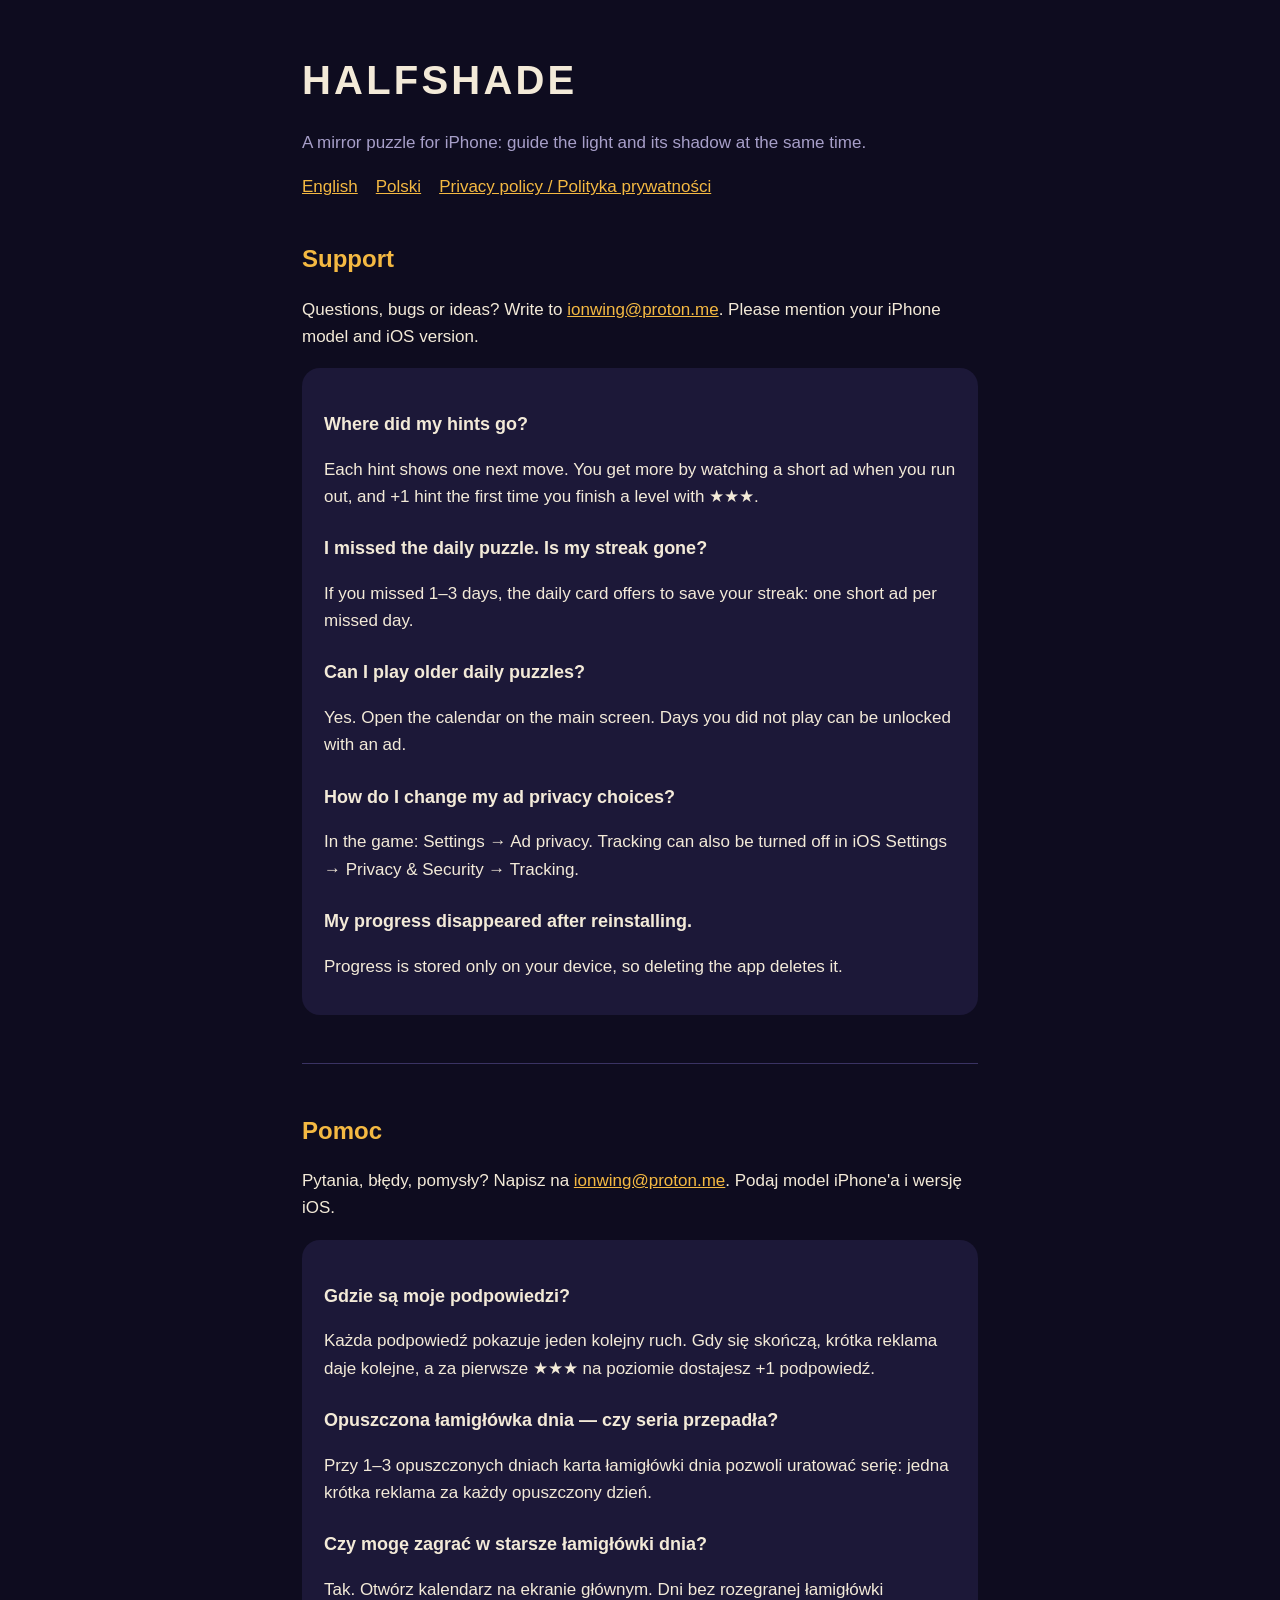
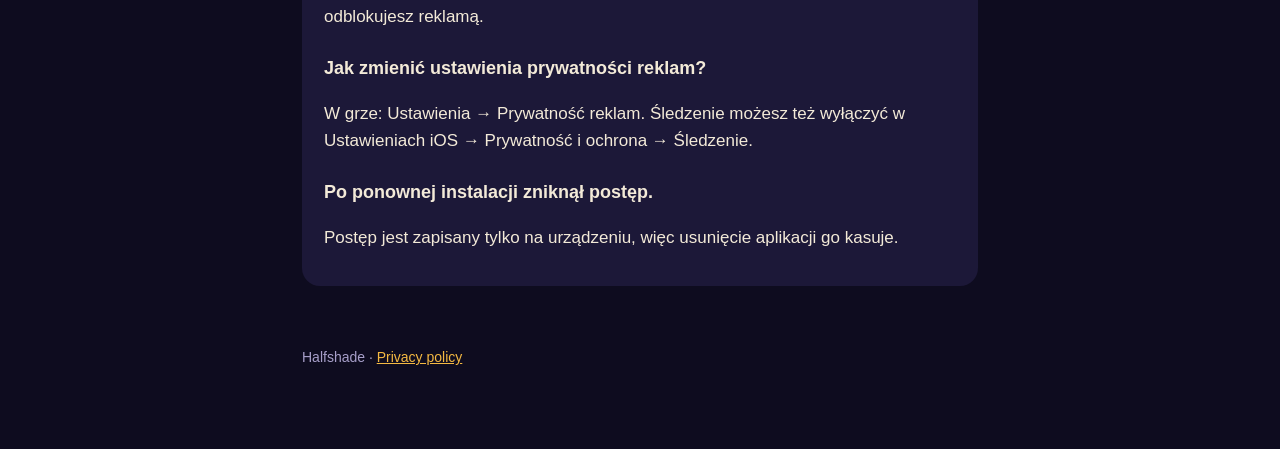
<file: index.html>
<!doctype html>
<html lang="en">
<head>
<meta charset="utf-8">
<meta name="viewport" content="width=device-width, initial-scale=1">
<title>Halfshade — Support</title>
<meta name="description" content="Support for Halfshade, a mirror puzzle game for iPhone.">
<link rel="stylesheet" href="style.css">
</head>
<body>
<main>
<h1>HALFSHADE</h1>
<p class="dim">A mirror puzzle for iPhone: guide the light and its shadow at the same time.</p>
<nav><a href="#en">English</a><a href="#pl">Polski</a><a href="privacy.html">Privacy policy / Polityka prywatności</a></nav>

<section id="en">
<h2>Support</h2>
<p>Questions, bugs or ideas? Write to <a href="mailto:ionwing@proton.me">ionwing@proton.me</a>. Please mention your iPhone model and iOS version.</p>
<div class="card">
<h3>Where did my hints go?</h3>
<p>Each hint shows one next move. You get more by watching a short ad when you run out, and +1 hint the first time you finish a level with ★★★.</p>
<h3>I missed the daily puzzle. Is my streak gone?</h3>
<p>If you missed 1–3 days, the daily card offers to save your streak: one short ad per missed day.</p>
<h3>Can I play older daily puzzles?</h3>
<p>Yes. Open the calendar on the main screen. Days you did not play can be unlocked with an ad.</p>
<h3>How do I change my ad privacy choices?</h3>
<p>In the game: Settings → Ad privacy. Tracking can also be turned off in iOS Settings → Privacy &amp; Security → Tracking.</p>
<h3>My progress disappeared after reinstalling.</h3>
<p>Progress is stored only on your device, so deleting the app deletes it.</p>
</div>
</section>

<hr>

<section id="pl" lang="pl">
<h2>Pomoc</h2>
<p>Pytania, błędy, pomysły? Napisz na <a href="mailto:ionwing@proton.me">ionwing@proton.me</a>. Podaj model iPhone'a i wersję iOS.</p>
<div class="card">
<h3>Gdzie są moje podpowiedzi?</h3>
<p>Każda podpowiedź pokazuje jeden kolejny ruch. Gdy się skończą, krótka reklama daje kolejne, a za pierwsze ★★★ na poziomie dostajesz +1 podpowiedź.</p>
<h3>Opuszczona łamigłówka dnia — czy seria przepadła?</h3>
<p>Przy 1–3 opuszczonych dniach karta łamigłówki dnia pozwoli uratować serię: jedna krótka reklama za każdy opuszczony dzień.</p>
<h3>Czy mogę zagrać w starsze łamigłówki dnia?</h3>
<p>Tak. Otwórz kalendarz na ekranie głównym. Dni bez rozegranej łamigłówki odblokujesz reklamą.</p>
<h3>Jak zmienić ustawienia prywatności reklam?</h3>
<p>W grze: Ustawienia → Prywatność reklam. Śledzenie możesz też wyłączyć w Ustawieniach iOS → Prywatność i ochrona → Śledzenie.</p>
<h3>Po ponownej instalacji zniknął postęp.</h3>
<p>Postęp jest zapisany tylko na urządzeniu, więc usunięcie aplikacji go kasuje.</p>
</div>
</section>
<footer>Halfshade · <a href="privacy.html">Privacy policy</a></footer>
</main>
</body>
</html>
</file>
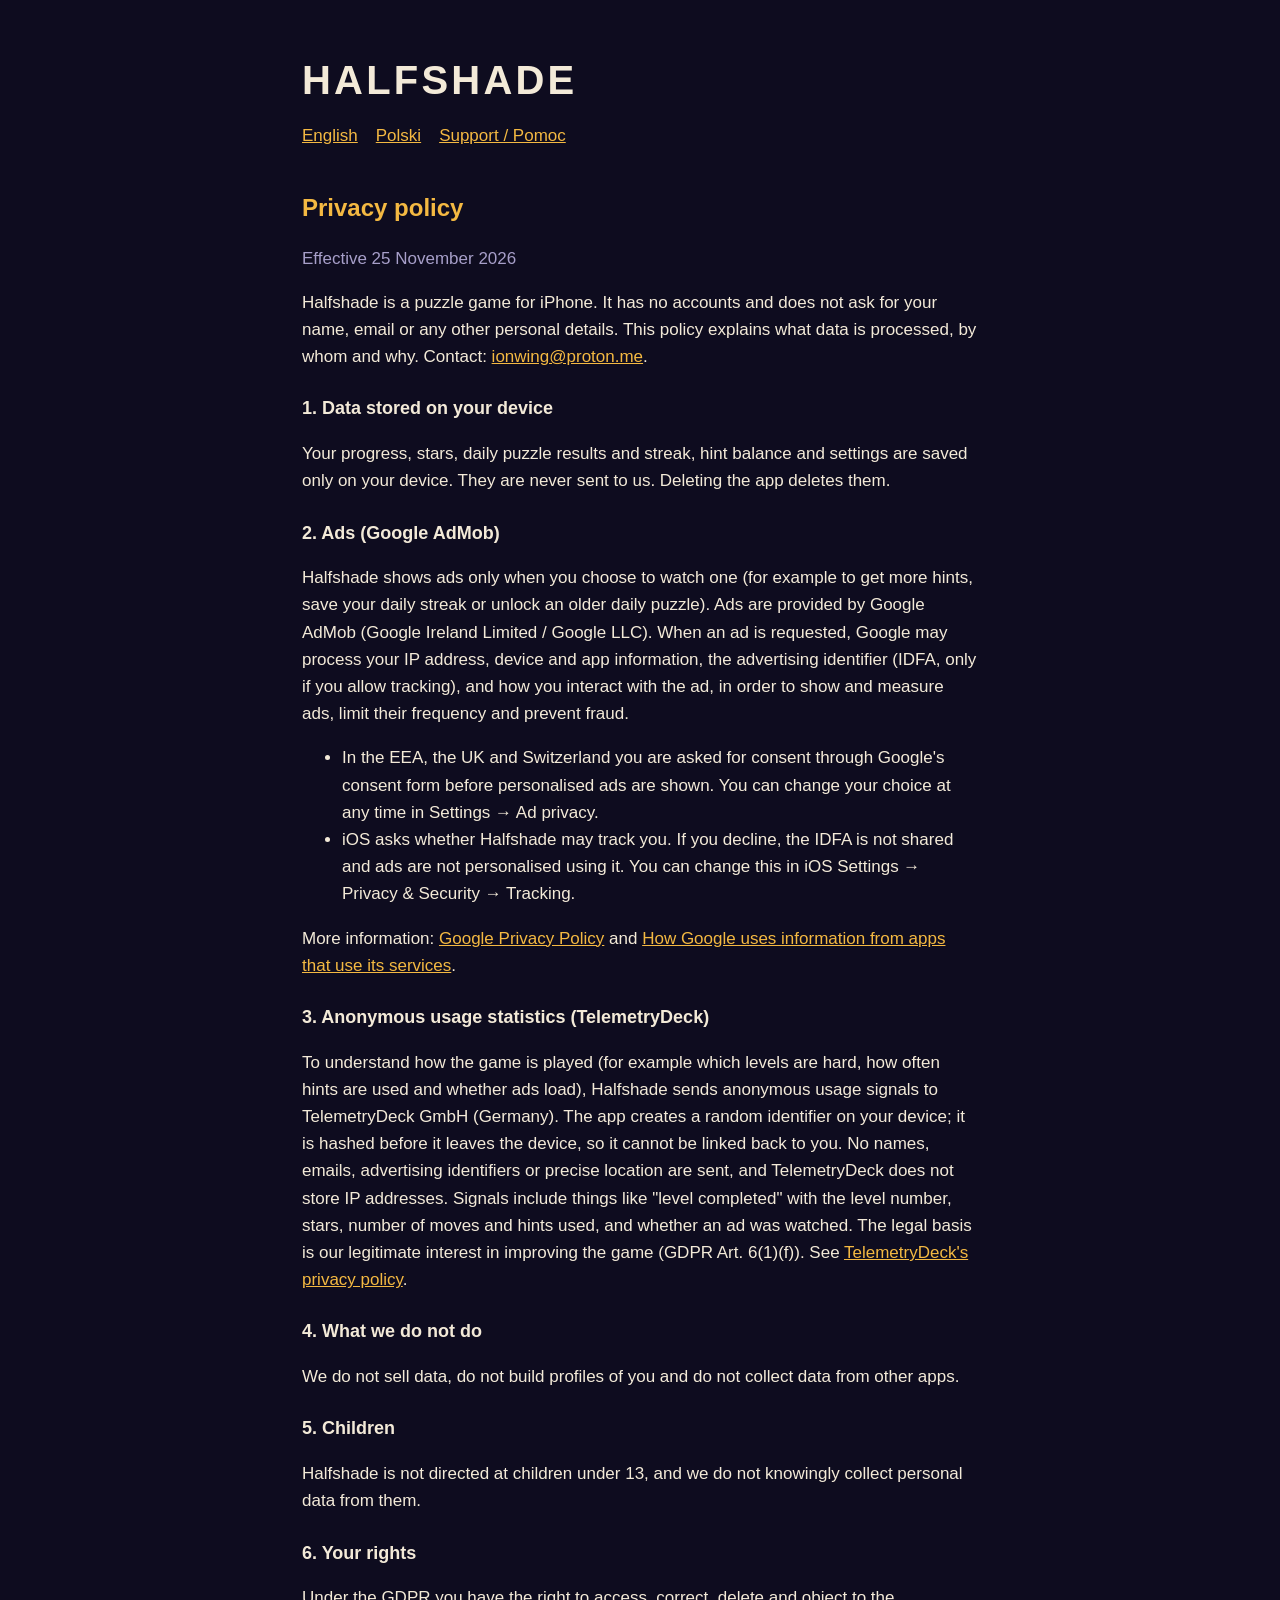
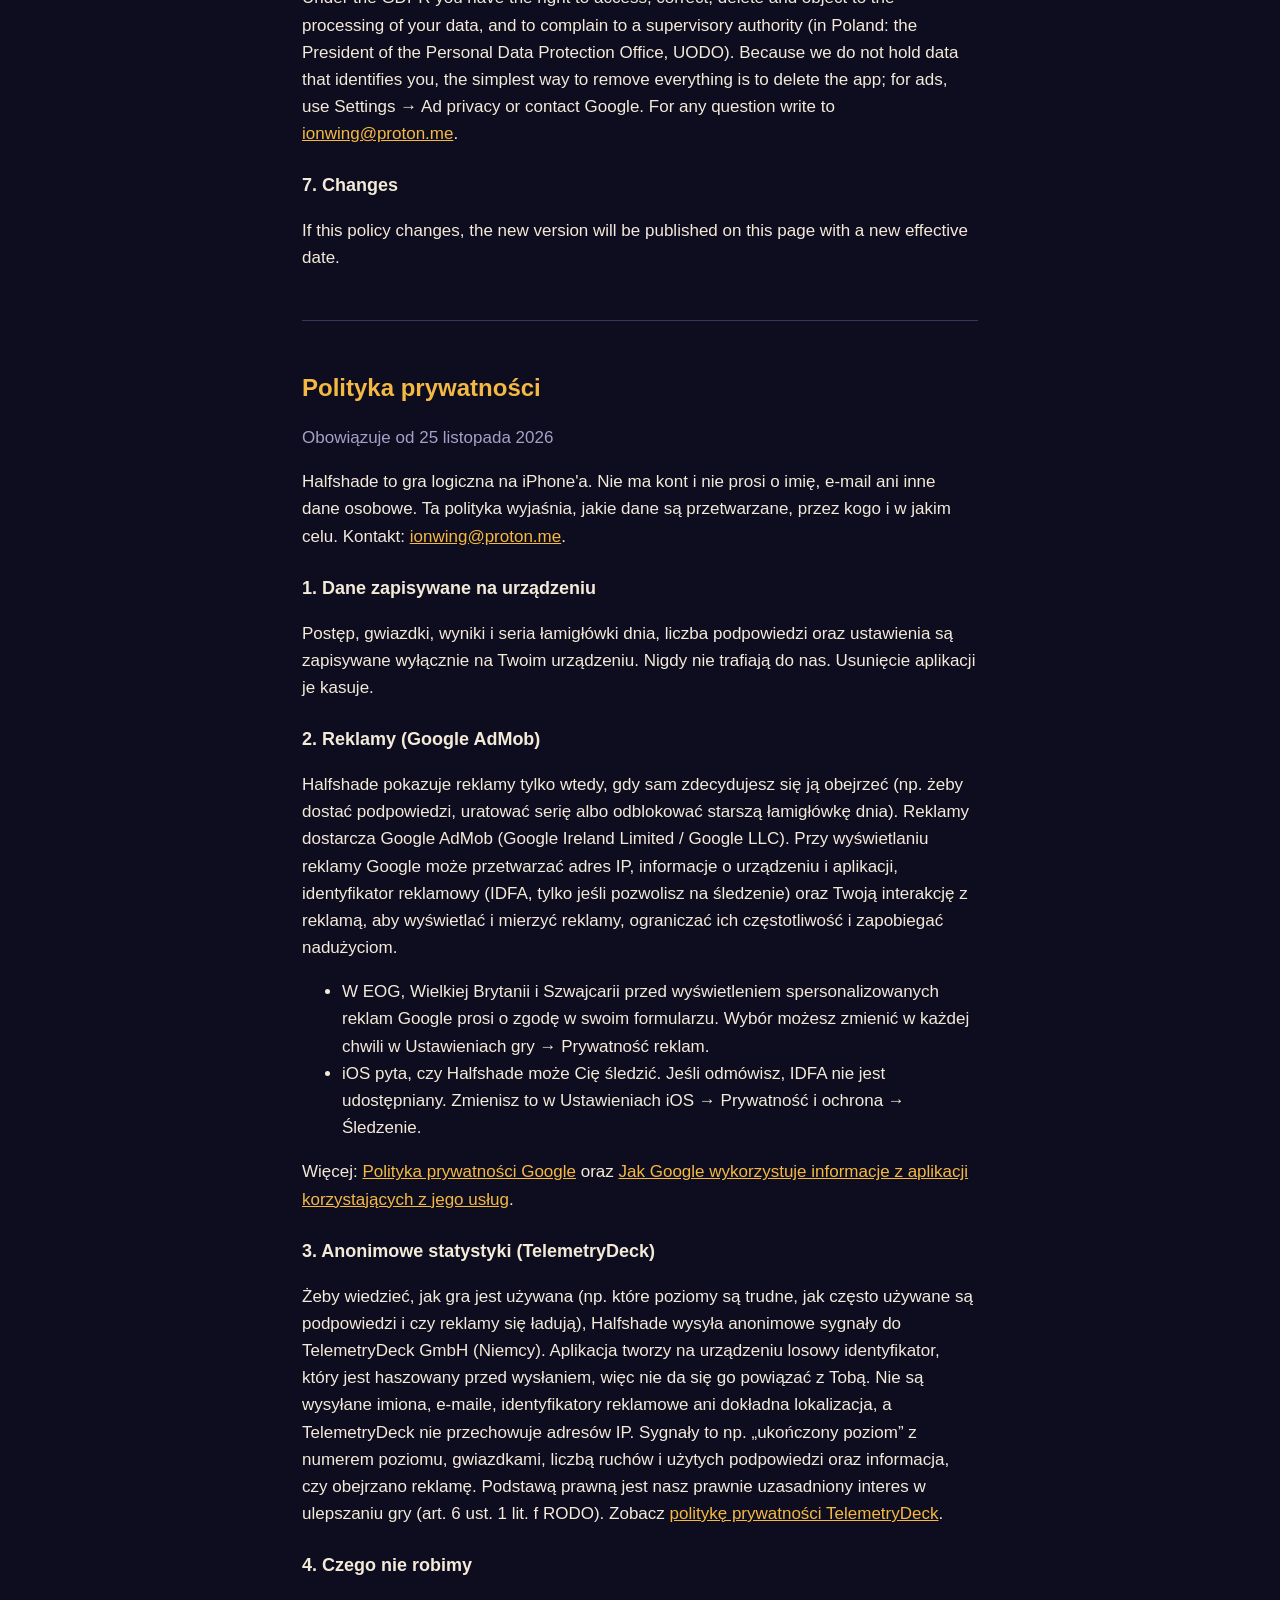
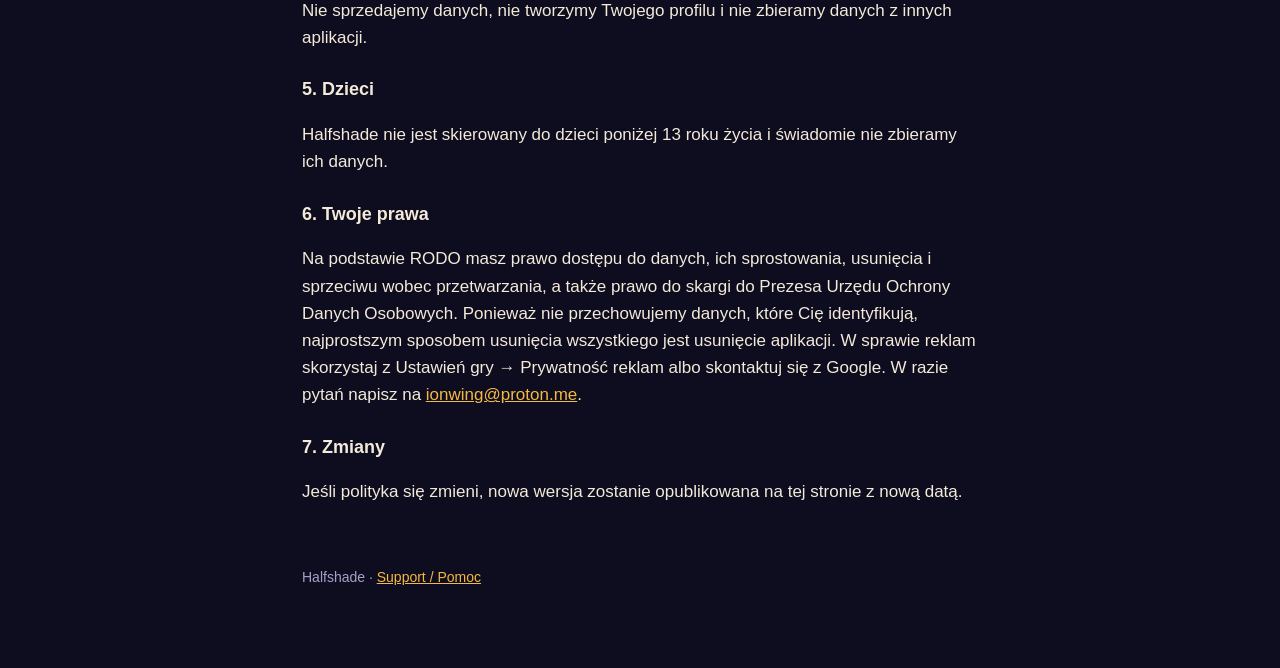
<file: privacy.html>
<!doctype html>
<html lang="en">
<head>
<meta charset="utf-8">
<meta name="viewport" content="width=device-width, initial-scale=1">
<title>Halfshade — Privacy policy / Polityka prywatności</title>
<meta name="description" content="Privacy policy for the Halfshade iPhone game.">
<link rel="stylesheet" href="style.css">
</head>
<body>
<main>
<h1>HALFSHADE</h1>
<nav><a href="#en">English</a><a href="#pl">Polski</a><a href="index.html">Support / Pomoc</a></nav>

<section id="en">
<h2>Privacy policy</h2>
<p class="dim">Effective 25 November 2026</p>
<p>Halfshade is a puzzle game for iPhone. It has no accounts and does not ask for your name, email or any other personal details. This policy explains what data is processed, by whom and why. Contact: <a href="mailto:ionwing@proton.me">ionwing@proton.me</a>.</p>

<h3>1. Data stored on your device</h3>
<p>Your progress, stars, daily puzzle results and streak, hint balance and settings are saved only on your device. They are never sent to us. Deleting the app deletes them.</p>

<h3>2. Ads (Google AdMob)</h3>
<p>Halfshade shows ads only when you choose to watch one (for example to get more hints, save your daily streak or unlock an older daily puzzle). Ads are provided by Google AdMob (Google Ireland Limited / Google LLC). When an ad is requested, Google may process your IP address, device and app information, the advertising identifier (IDFA, only if you allow tracking), and how you interact with the ad, in order to show and measure ads, limit their frequency and prevent fraud.</p>
<ul>
<li>In the EEA, the UK and Switzerland you are asked for consent through Google's consent form before personalised ads are shown. You can change your choice at any time in Settings → Ad privacy.</li>
<li>iOS asks whether Halfshade may track you. If you decline, the IDFA is not shared and ads are not personalised using it. You can change this in iOS Settings → Privacy &amp; Security → Tracking.</li>
</ul>
<p>More information: <a href="https://policies.google.com/privacy">Google Privacy Policy</a> and <a href="https://policies.google.com/technologies/partner-sites">How Google uses information from apps that use its services</a>.</p>

<h3>3. Anonymous usage statistics (TelemetryDeck)</h3>
<p>To understand how the game is played (for example which levels are hard, how often hints are used and whether ads load), Halfshade sends anonymous usage signals to TelemetryDeck GmbH (Germany). The app creates a random identifier on your device; it is hashed before it leaves the device, so it cannot be linked back to you. No names, emails, advertising identifiers or precise location are sent, and TelemetryDeck does not store IP addresses. Signals include things like "level completed" with the level number, stars, number of moves and hints used, and whether an ad was watched. The legal basis is our legitimate interest in improving the game (GDPR Art. 6(1)(f)). See <a href="https://telemetrydeck.com/privacy/">TelemetryDeck's privacy policy</a>.</p>

<h3>4. What we do not do</h3>
<p>We do not sell data, do not build profiles of you and do not collect data from other apps.</p>

<h3>5. Children</h3>
<p>Halfshade is not directed at children under 13, and we do not knowingly collect personal data from them.</p>

<h3>6. Your rights</h3>
<p>Under the GDPR you have the right to access, correct, delete and object to the processing of your data, and to complain to a supervisory authority (in Poland: the President of the Personal Data Protection Office, UODO). Because we do not hold data that identifies you, the simplest way to remove everything is to delete the app; for ads, use Settings → Ad privacy or contact Google. For any question write to <a href="mailto:ionwing@proton.me">ionwing@proton.me</a>.</p>

<h3>7. Changes</h3>
<p>If this policy changes, the new version will be published on this page with a new effective date.</p>
</section>

<hr>

<section id="pl" lang="pl">
<h2>Polityka prywatności</h2>
<p class="dim">Obowiązuje od 25 listopada 2026</p>
<p>Halfshade to gra logiczna na iPhone'a. Nie ma kont i nie prosi o imię, e-mail ani inne dane osobowe. Ta polityka wyjaśnia, jakie dane są przetwarzane, przez kogo i w jakim celu. Kontakt: <a href="mailto:ionwing@proton.me">ionwing@proton.me</a>.</p>

<h3>1. Dane zapisywane na urządzeniu</h3>
<p>Postęp, gwiazdki, wyniki i seria łamigłówki dnia, liczba podpowiedzi oraz ustawienia są zapisywane wyłącznie na Twoim urządzeniu. Nigdy nie trafiają do nas. Usunięcie aplikacji je kasuje.</p>

<h3>2. Reklamy (Google AdMob)</h3>
<p>Halfshade pokazuje reklamy tylko wtedy, gdy sam zdecydujesz się ją obejrzeć (np. żeby dostać podpowiedzi, uratować serię albo odblokować starszą łamigłówkę dnia). Reklamy dostarcza Google AdMob (Google Ireland Limited / Google LLC). Przy wyświetlaniu reklamy Google może przetwarzać adres IP, informacje o urządzeniu i aplikacji, identyfikator reklamowy (IDFA, tylko jeśli pozwolisz na śledzenie) oraz Twoją interakcję z reklamą, aby wyświetlać i mierzyć reklamy, ograniczać ich częstotliwość i zapobiegać nadużyciom.</p>
<ul>
<li>W EOG, Wielkiej Brytanii i Szwajcarii przed wyświetleniem spersonalizowanych reklam Google prosi o zgodę w swoim formularzu. Wybór możesz zmienić w każdej chwili w Ustawieniach gry → Prywatność reklam.</li>
<li>iOS pyta, czy Halfshade może Cię śledzić. Jeśli odmówisz, IDFA nie jest udostępniany. Zmienisz to w Ustawieniach iOS → Prywatność i ochrona → Śledzenie.</li>
</ul>
<p>Więcej: <a href="https://policies.google.com/privacy?hl=pl">Polityka prywatności Google</a> oraz <a href="https://policies.google.com/technologies/partner-sites?hl=pl">Jak Google wykorzystuje informacje z aplikacji korzystających z jego usług</a>.</p>

<h3>3. Anonimowe statystyki (TelemetryDeck)</h3>
<p>Żeby wiedzieć, jak gra jest używana (np. które poziomy są trudne, jak często używane są podpowiedzi i czy reklamy się ładują), Halfshade wysyła anonimowe sygnały do TelemetryDeck GmbH (Niemcy). Aplikacja tworzy na urządzeniu losowy identyfikator, który jest haszowany przed wysłaniem, więc nie da się go powiązać z Tobą. Nie są wysyłane imiona, e-maile, identyfikatory reklamowe ani dokładna lokalizacja, a TelemetryDeck nie przechowuje adresów IP. Sygnały to np. „ukończony poziom” z numerem poziomu, gwiazdkami, liczbą ruchów i użytych podpowiedzi oraz informacja, czy obejrzano reklamę. Podstawą prawną jest nasz prawnie uzasadniony interes w ulepszaniu gry (art. 6 ust. 1 lit. f RODO). Zobacz <a href="https://telemetrydeck.com/privacy/">politykę prywatności TelemetryDeck</a>.</p>

<h3>4. Czego nie robimy</h3>
<p>Nie sprzedajemy danych, nie tworzymy Twojego profilu i nie zbieramy danych z innych aplikacji.</p>

<h3>5. Dzieci</h3>
<p>Halfshade nie jest skierowany do dzieci poniżej 13 roku życia i świadomie nie zbieramy ich danych.</p>

<h3>6. Twoje prawa</h3>
<p>Na podstawie RODO masz prawo dostępu do danych, ich sprostowania, usunięcia i sprzeciwu wobec przetwarzania, a także prawo do skargi do Prezesa Urzędu Ochrony Danych Osobowych. Ponieważ nie przechowujemy danych, które Cię identyfikują, najprostszym sposobem usunięcia wszystkiego jest usunięcie aplikacji. W sprawie reklam skorzystaj z Ustawień gry → Prywatność reklam albo skontaktuj się z Google. W razie pytań napisz na <a href="mailto:ionwing@proton.me">ionwing@proton.me</a>.</p>

<h3>7. Zmiany</h3>
<p>Jeśli polityka się zmieni, nowa wersja zostanie opublikowana na tej stronie z nową datą.</p>
</section>
<footer>Halfshade · <a href="index.html">Support / Pomoc</a></footer>
</main>
</body>
</html>
</file>
<file: style.css>
:root{--bg:#0e0c1f;--panel:#1c1838;--text:#f3ead8;--dim:#a79fc9;--accent:#f4b942}
*{box-sizing:border-box}
body{margin:0;background:var(--bg);color:var(--text);font:17px/1.6 -apple-system,BlinkMacSystemFont,"Segoe UI",Roboto,sans-serif}
main{max-width:720px;margin:0 auto;padding:48px 22px 80px}
h1{font-size:40px;letter-spacing:.08em;margin:0 0 4px}
h2{font-size:24px;margin:40px 0 8px;color:var(--accent)}
h3{font-size:18px;margin:24px 0 4px}
p,li{color:var(--text)}
.dim{color:var(--dim)}
a{color:var(--accent)}
nav{display:flex;gap:18px;margin:10px 0 30px}
.card{background:var(--panel);border-radius:18px;padding:18px 22px;margin:18px 0}
hr{border:0;border-top:1px solid #3a3363;margin:48px 0}
footer{margin-top:60px;color:var(--dim);font-size:14px}
</file>
